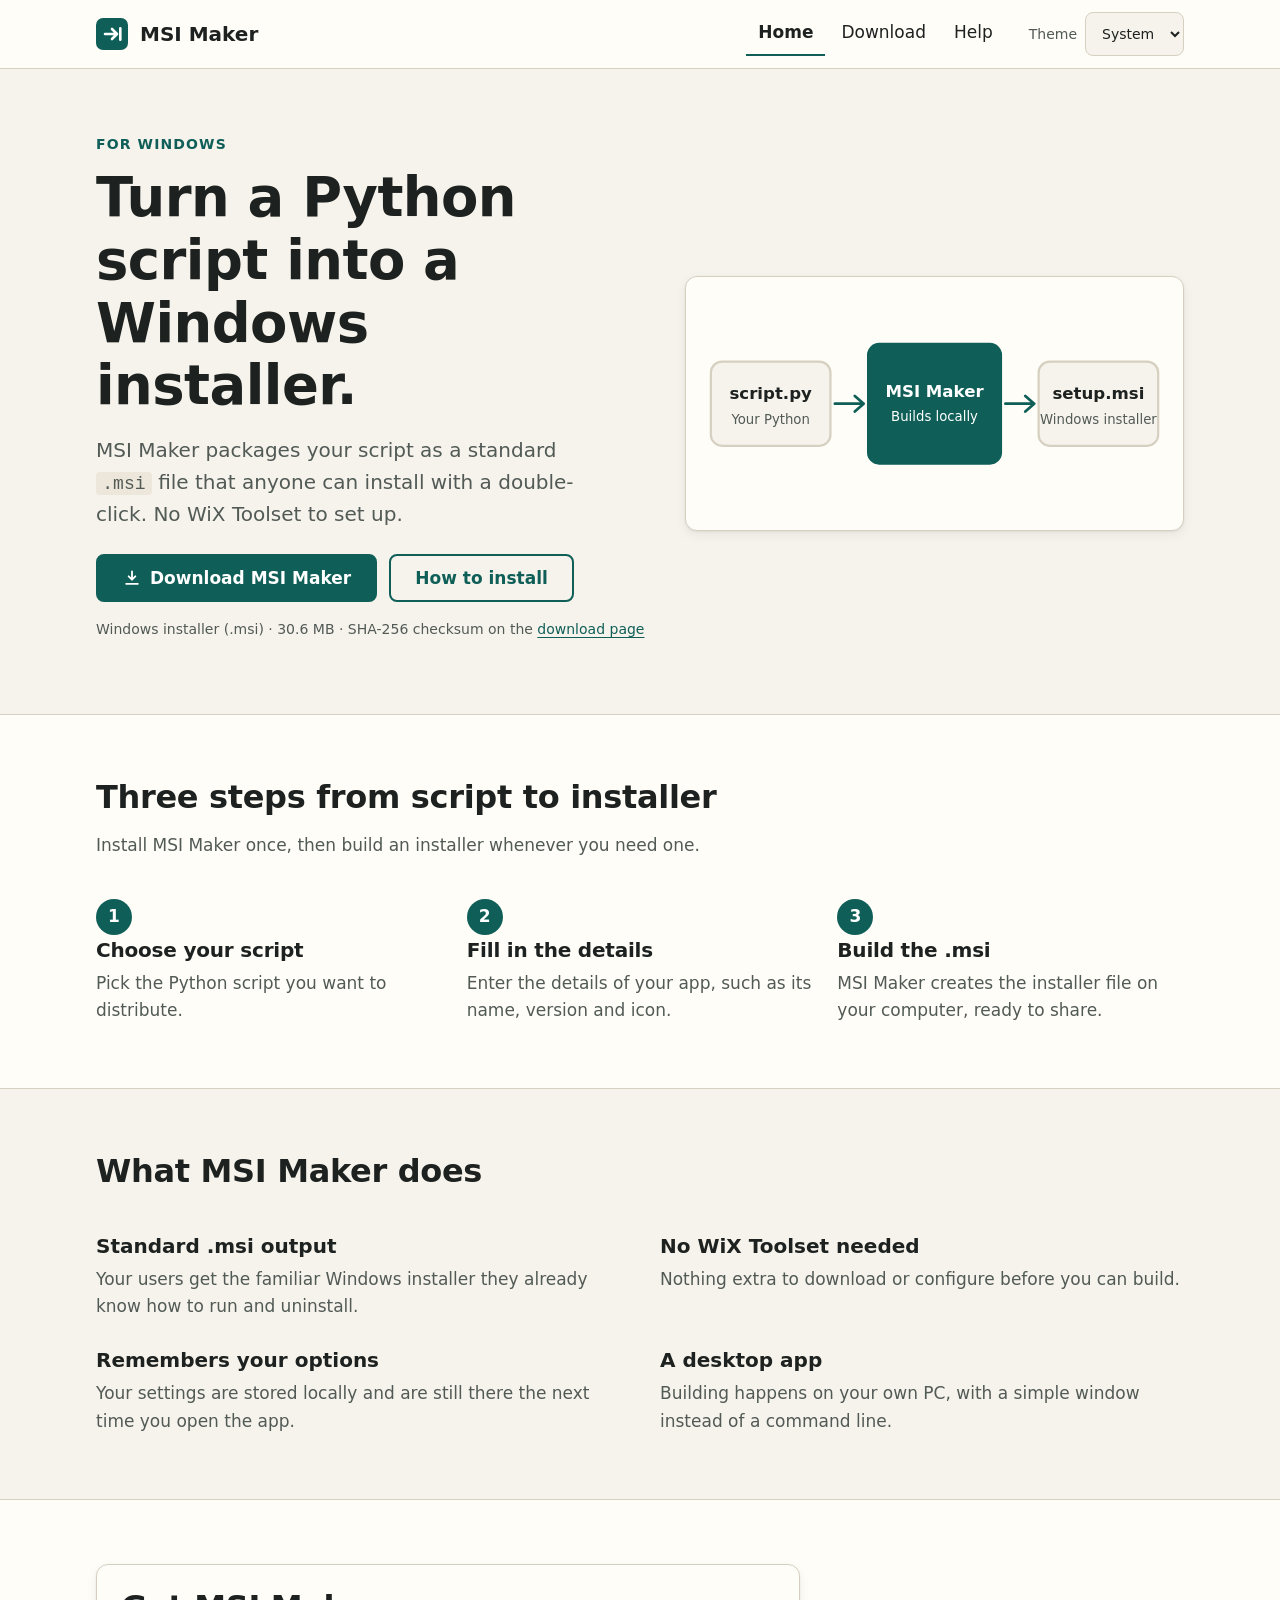
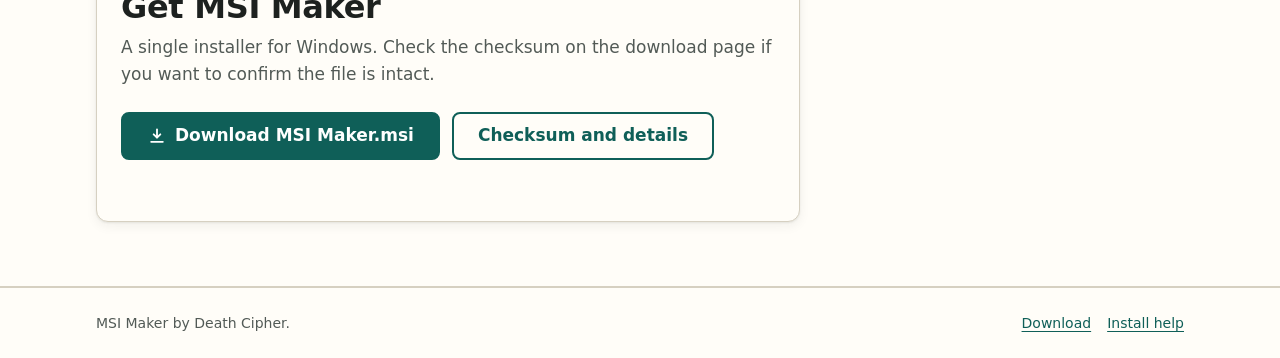
<file: index.html>
<!DOCTYPE html>
<html lang="en">
<head>
  <meta charset="utf-8">
  <meta name="viewport" content="width=device-width, initial-scale=1">
  <title>MSI Maker: turn a Python script into a Windows installer</title>
  <meta name="description" content="Download MSI Maker, a Windows app that turns a Python script into a standard .msi installer. No WiX Toolset needed.">
  <meta name="color-scheme" content="light dark">
  <meta property="og:type" content="website">
  <meta property="og:title" content="MSI Maker: turn a Python script into a Windows installer">
  <meta property="og:description" content="Download MSI Maker, a Windows app that turns a Python script into a standard .msi installer. No WiX Toolset needed.">
  <meta name="twitter:card" content="summary">
  <link rel="icon" href="assets/images/favicon.svg" type="image/svg+xml">
  <link rel="stylesheet" href="assets/css/norrvik.css">
  <link rel="stylesheet" href="assets/css/style.css">
  <link rel="stylesheet" href="assets/css/components.css">
  <link rel="stylesheet" href="assets/css/responsive.css">
  <script src="assets/javascript/theme.js"></script>
  <script src="assets/javascript/main.js" defer></script>
  <script type="application/ld+json">
  {"@context":"https://schema.org","@type":"SoftwareApplication","name":"MSI Maker","description":"A Windows desktop app that turns a Python script into an .msi installer, without the WiX Toolset.","applicationCategory":"DeveloperApplication","operatingSystem":"Windows","author":{"@type":"Person","name":"Death Cipher"}}
  </script>
</head>
<body>
  <a class="skip-link" href="#main">Skip to main content</a>
  <header class="site-header">
    <div class="container site-header__inner">
      <a class="brand" href="index.html"><svg viewBox="0 0 32 32" aria-hidden="true" focusable="false"><rect width="32" height="32" rx="7" fill="var(--accent)"/><path d="M9 16h11m-4-5 5 5-5 5" fill="none" stroke="var(--on-accent)" stroke-width="2.6" stroke-linecap="round" stroke-linejoin="round"/><rect x="23" y="9" width="2.6" height="14" rx="1.3" fill="var(--on-accent)"/></svg><span>MSI Maker</span></a>
      <nav aria-label="Main"><ul class="nav-list"><li><a href="index.html" aria-current="page">Home</a></li><li><a href="pages/download.html">Download</a></li><li><a href="pages/help.html">Help</a></li></ul></nav>
      <div class="theme-switch">
        <label for="theme-select">Theme</label>
        <select id="theme-select">
          <option value="system">System</option>
          <option value="light">Light</option>
          <option value="dark">Dark</option>
        </select>
      </div>
    </div>
  </header>
  <main id="main">
    <section class="hero">
      <div class="container hero__grid">
        <div>
          <p class="eyebrow">For Windows</p>
          <h1>Turn a Python script into a Windows installer.</h1>
          <p class="hero__lede">MSI Maker packages your script as a standard <code>.msi</code> file that anyone can install with a double-click. No WiX Toolset to set up.</p>
          <div class="btn-row">
            <a class="btn btn--primary" href="assets/downloads/MSI Maker.msi" download data-download data-status="#dl-status"><svg viewBox="0 0 24 24" aria-hidden="true" focusable="false"><path d="M12 4v10m0 0-4-4m4 4 4-4M5 19h14" fill="none" stroke="currentColor" stroke-width="2.2" stroke-linecap="round" stroke-linejoin="round"/></svg><span>Download MSI Maker</span></a>
            <a class="btn btn--secondary" href="pages/help.html">How to install</a>
          </div>
          <p class="hero__meta">Windows installer (.msi) &middot; 30.6 MB &middot; SHA-256 checksum on the <a href="pages/download.html">download page</a></p>
          <p id="dl-status" class="status" role="status"></p>
        </div>
        <div class="schematic"><svg viewBox="0 0 420 200" role="img" aria-labelledby="schem-title schem-desc">
  <title id="schem-title">How MSI Maker works</title>
  <desc id="schem-desc">A Python script goes into MSI Maker, which produces a Windows installer file.</desc>
  <rect class="node" x="8" y="62" width="108" height="76" rx="10"/>
  <text class="label" x="62" y="96" text-anchor="middle">script.py</text>
  <text class="sub" x="62" y="118" text-anchor="middle">Your Python</text>
  <path class="arrow" d="M120 100h26m-8-7 8 7-8 7"/>
  <rect class="node node--main" x="150" y="46" width="120" height="108" rx="10"/>
  <text class="label label--main" x="210" y="94" text-anchor="middle">MSI Maker</text>
  <text class="sub sub--main" x="210" y="116" text-anchor="middle">Builds locally</text>
  <path class="arrow" d="M274 100h26m-8-7 8 7-8 7"/>
  <rect class="node" x="304" y="62" width="108" height="76" rx="10"/>
  <text class="label" x="358" y="96" text-anchor="middle">setup.msi</text>
  <text class="sub" x="358" y="118" text-anchor="middle">Windows installer</text>
</svg></div>
      </div>
    </section>

    <section class="section section--alt" aria-labelledby="how-title">
      <div class="container">
        <div class="section__intro">
          <h2 id="how-title">Three steps from script to installer</h2>
          <p>Install MSI Maker once, then build an installer whenever you need one.</p>
        </div>
        <ol class="steps">
          <li><h3>Choose your script</h3><p>Pick the Python script you want to distribute.</p></li>
          <li><h3>Fill in the details</h3><p>Enter the details of your app, such as its name, version and icon.</p></li>
          <li><h3>Build the .msi</h3><p>MSI Maker creates the installer file on your computer, ready to share.</p></li>
        </ol>
      </div>
    </section>

    <section class="section" aria-labelledby="features-title">
      <div class="container">
        <div class="section__intro">
          <h2 id="features-title">What MSI Maker does</h2>
        </div>
        <dl class="features">
          <div><dt>Standard .msi output</dt><dd>Your users get the familiar Windows installer they already know how to run and uninstall.</dd></div>
          <div><dt>No WiX Toolset needed</dt><dd>Nothing extra to download or configure before you can build.</dd></div>
          <div><dt>Remembers your options</dt><dd>Your settings are stored locally and are still there the next time you open the app.</dd></div>
          <div><dt>A desktop app</dt><dd>Building happens on your own PC, with a simple window instead of a command line.</dd></div>
        </dl>
      </div>
    </section>

    <section class="section section--alt" aria-labelledby="get-title">
      <div class="container">
        <div class="download-card">
          <h2 id="get-title">Get MSI Maker</h2>
          <p class="muted">A single installer for Windows. Check the checksum on the download page if you want to confirm the file is intact.</p>
          <div class="btn-row">
            <a class="btn btn--primary" href="assets/downloads/MSI Maker.msi" download data-download data-status="#dl-status-2"><svg viewBox="0 0 24 24" aria-hidden="true" focusable="false"><path d="M12 4v10m0 0-4-4m4 4 4-4M5 19h14" fill="none" stroke="currentColor" stroke-width="2.2" stroke-linecap="round" stroke-linejoin="round"/></svg><span>Download MSI Maker.msi</span></a>
            <a class="btn btn--secondary" href="pages/download.html">Checksum and details</a>
          </div>
          <p id="dl-status-2" class="status" role="status"></p>
        </div>
      </div>
    </section>

  </main>
  <footer class="site-footer">
    <div class="container site-footer__inner">
      <p>MSI Maker by Death Cipher.</p>
      <ul>
        <li><a href="pages/download.html">Download</a></li>
        <li><a href="pages/help.html">Install help</a></li>
      </ul>
    </div>
  </footer>
</body>
</html>
</file>
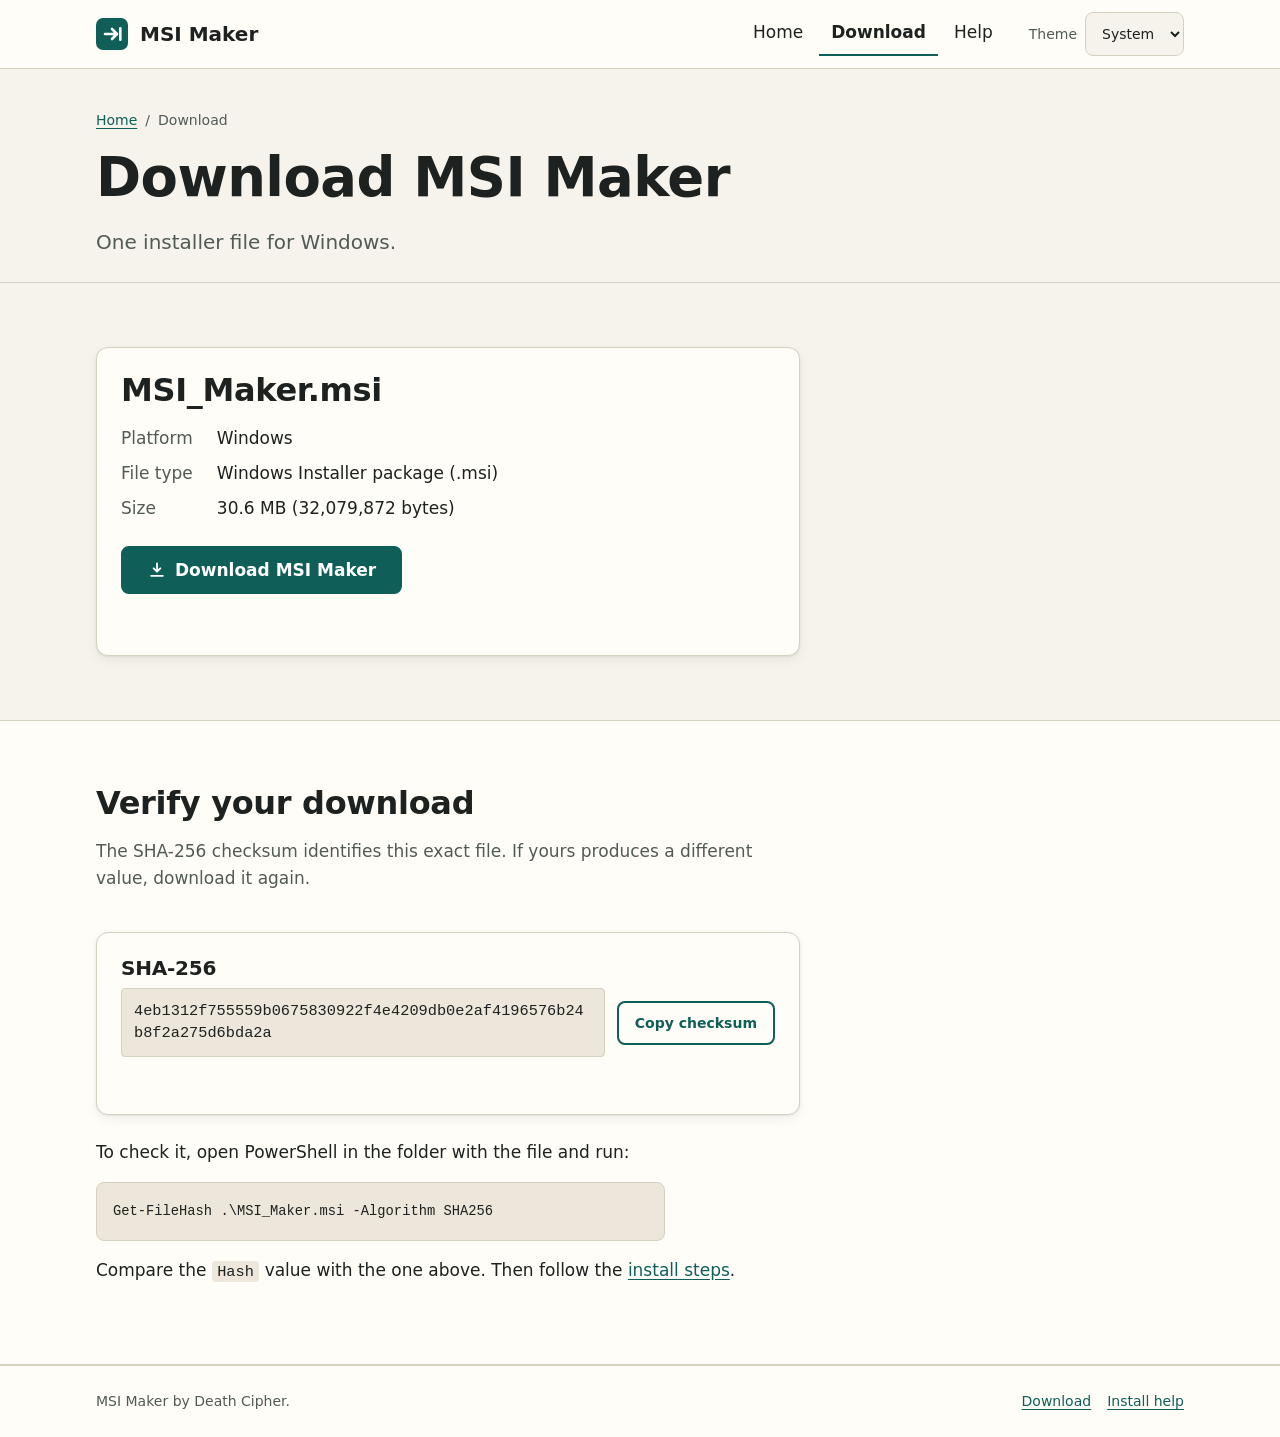
<file: pages/download.html>
<!DOCTYPE html>
<html lang="en">
<head>
  <meta charset="utf-8">
  <meta name="viewport" content="width=device-width, initial-scale=1">
  <title>Download MSI Maker for Windows</title>
  <meta name="description" content="Download the MSI Maker installer for Windows, with its SHA-256 checksum and file size.">
  <meta name="color-scheme" content="light dark">
  <meta property="og:type" content="website">
  <meta property="og:title" content="Download MSI Maker for Windows">
  <meta property="og:description" content="Download the MSI Maker installer for Windows, with its SHA-256 checksum and file size.">
  <meta name="twitter:card" content="summary">
  <link rel="icon" href="../assets/images/favicon.svg" type="image/svg+xml">
  <link rel="stylesheet" href="../assets/css/norrvik.css">
  <link rel="stylesheet" href="../assets/css/style.css">
  <link rel="stylesheet" href="../assets/css/components.css">
  <link rel="stylesheet" href="../assets/css/responsive.css">
  <script src="../assets/javascript/theme.js"></script>
  <script src="../assets/javascript/main.js" defer></script>
</head>
<body>
  <a class="skip-link" href="#main">Skip to main content</a>
  <header class="site-header">
    <div class="container site-header__inner">
      <a class="brand" href="../index.html"><svg viewBox="0 0 32 32" aria-hidden="true" focusable="false"><rect width="32" height="32" rx="7" fill="var(--accent)"/><path d="M9 16h11m-4-5 5 5-5 5" fill="none" stroke="var(--on-accent)" stroke-width="2.6" stroke-linecap="round" stroke-linejoin="round"/><rect x="23" y="9" width="2.6" height="14" rx="1.3" fill="var(--on-accent)"/></svg><span>MSI Maker</span></a>
      <nav aria-label="Main"><ul class="nav-list"><li><a href="../index.html">Home</a></li><li><a href="download.html" aria-current="page">Download</a></li><li><a href="help.html">Help</a></li></ul></nav>
      <div class="theme-switch">
        <label for="theme-select">Theme</label>
        <select id="theme-select">
          <option value="system">System</option>
          <option value="light">Light</option>
          <option value="dark">Dark</option>
        </select>
      </div>
    </div>
  </header>
  <main id="main">
    <div class="page-header">
      <div class="container">
        <nav class="breadcrumbs" aria-label="Breadcrumb"><ol><li><a href="../index.html">Home</a></li><li aria-current="page">Download</li></ol></nav>
        <h1>Download MSI Maker</h1>
        <p>One installer file for Windows.</p>
      </div>
    </div>
    <section class="section">
      <div class="container">
        <div class="download-card">
          <h2>MSI_Maker.msi</h2>
          <dl class="spec-list">
            <dt>Platform</dt><dd>Windows</dd>
            <dt>File type</dt><dd>Windows Installer package (.msi)</dd>
            <dt>Size</dt><dd>30.6 MB (32,079,872 bytes)</dd>
          </dl>
          <div class="btn-row"><a class="btn btn--primary" href="../assets/downloads/MSI_Maker.msi" download data-download data-status="#dl-status"><svg viewBox="0 0 24 24" aria-hidden="true" focusable="false"><path d="M12 4v10m0 0-4-4m4 4 4-4M5 19h14" fill="none" stroke="currentColor" stroke-width="2.2" stroke-linecap="round" stroke-linejoin="round"/></svg><span>Download MSI Maker</span></a></div>
          <p id="dl-status" class="status" role="status"></p>
        </div>
      </div>
    </section>

    <section class="section section--alt" aria-labelledby="verify-title">
      <div class="container">
        <div class="section__intro">
          <h2 id="verify-title">Verify your download</h2>
          <p>The SHA-256 checksum identifies this exact file. If yours produces a different value, download it again.</p>
        </div>
        <div class="download-card">
          <h3>SHA-256</h3>
          <div class="checksum">
            <code id="sha">4eb1312f755559b0675830922f4e4209db0e2af4196576b24b8f2a275d6bda2a</code>
            <button type="button" class="btn btn--secondary btn--small" data-copy="#sha" data-status="#copy-status">Copy checksum</button>
          </div>
          <p id="copy-status" class="status" role="status"></p>
        </div>
        <p class="prose" style="margin-top: var(--space-5)">To check it, open PowerShell in the folder with the file and run:</p>
        <pre class="code-block"><code>Get-FileHash .\MSI_Maker.msi -Algorithm SHA256</code></pre>
        <p class="prose">Compare the <code>Hash</code> value with the one above. Then follow the <a href="help.html">install steps</a>.</p>
      </div>
    </section>

  </main>
  <footer class="site-footer">
    <div class="container site-footer__inner">
      <p>MSI Maker by Death Cipher.</p>
      <ul>
        <li><a href="download.html">Download</a></li>
        <li><a href="help.html">Install help</a></li>
      </ul>
    </div>
  </footer>
</body>
</html>
</file>
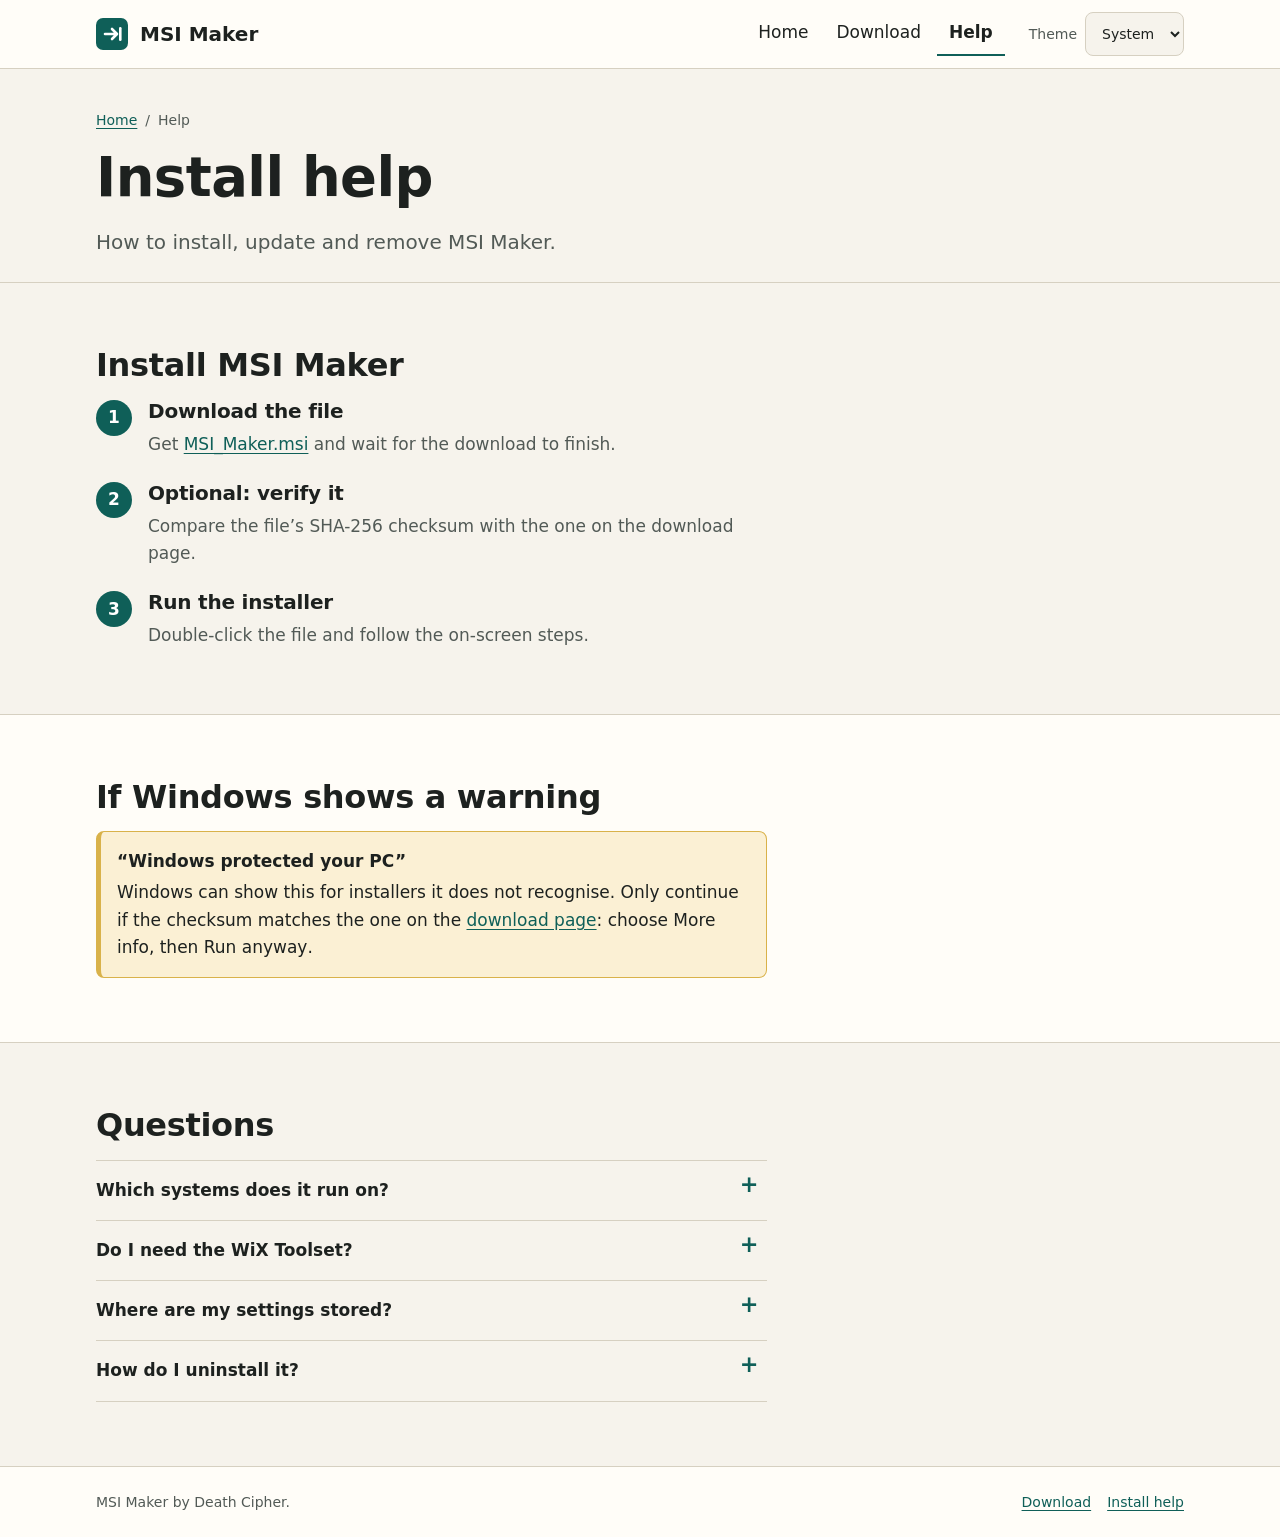
<file: pages/help.html>
<!DOCTYPE html>
<html lang="en">
<head>
  <meta charset="utf-8">
  <meta name="viewport" content="width=device-width, initial-scale=1">
  <title>Install help for MSI Maker</title>
  <meta name="description" content="How to install, verify and uninstall MSI Maker on Windows, and what to do if Windows shows a warning.">
  <meta name="color-scheme" content="light dark">
  <meta property="og:type" content="website">
  <meta property="og:title" content="Install help for MSI Maker">
  <meta property="og:description" content="How to install, verify and uninstall MSI Maker on Windows, and what to do if Windows shows a warning.">
  <meta name="twitter:card" content="summary">
  <link rel="icon" href="../assets/images/favicon.svg" type="image/svg+xml">
  <link rel="stylesheet" href="../assets/css/norrvik.css">
  <link rel="stylesheet" href="../assets/css/style.css">
  <link rel="stylesheet" href="../assets/css/components.css">
  <link rel="stylesheet" href="../assets/css/responsive.css">
  <script src="../assets/javascript/theme.js"></script>
  <script src="../assets/javascript/main.js" defer></script>
</head>
<body>
  <a class="skip-link" href="#main">Skip to main content</a>
  <header class="site-header">
    <div class="container site-header__inner">
      <a class="brand" href="../index.html"><svg viewBox="0 0 32 32" aria-hidden="true" focusable="false"><rect width="32" height="32" rx="7" fill="var(--accent)"/><path d="M9 16h11m-4-5 5 5-5 5" fill="none" stroke="var(--on-accent)" stroke-width="2.6" stroke-linecap="round" stroke-linejoin="round"/><rect x="23" y="9" width="2.6" height="14" rx="1.3" fill="var(--on-accent)"/></svg><span>MSI Maker</span></a>
      <nav aria-label="Main"><ul class="nav-list"><li><a href="../index.html">Home</a></li><li><a href="download.html">Download</a></li><li><a href="help.html" aria-current="page">Help</a></li></ul></nav>
      <div class="theme-switch">
        <label for="theme-select">Theme</label>
        <select id="theme-select">
          <option value="system">System</option>
          <option value="light">Light</option>
          <option value="dark">Dark</option>
        </select>
      </div>
    </div>
  </header>
  <main id="main">
    <div class="page-header">
      <div class="container">
        <nav class="breadcrumbs" aria-label="Breadcrumb"><ol><li><a href="../index.html">Home</a></li><li aria-current="page">Help</li></ol></nav>
        <h1>Install help</h1>
        <p>How to install, update and remove MSI Maker.</p>
      </div>
    </div>
    <section class="section" aria-labelledby="install-title">
      <div class="container">
        <h2 id="install-title">Install MSI Maker</h2>
        <ol class="steps steps--stacked">
          <li><h3>Download the file</h3><p>Get <a href="download.html">MSI_Maker.msi</a> and wait for the download to finish.</p></li>
          <li><h3>Optional: verify it</h3><p>Compare the file’s SHA-256 checksum with the one on the download page.</p></li>
          <li><h3>Run the installer</h3><p>Double-click the file and follow the on-screen steps.</p></li>
        </ol>
      </div>
    </section>

    <section class="section section--alt" aria-labelledby="warn-title">
      <div class="container">
        <h2 id="warn-title">If Windows shows a warning</h2>
        <div class="notice">
          <strong>“Windows protected your PC”</strong>
          <p>Windows can show this for installers it does not recognise. Only continue if the checksum matches the one on the <a href="download.html">download page</a>: choose <em>More info</em>, then <em>Run anyway</em>.</p>
        </div>
      </div>
    </section>

    <section class="section" aria-labelledby="faq-title">
      <div class="container">
        <h2 id="faq-title">Questions</h2>
        <div class="faq">
          <details><summary>Which systems does it run on?</summary><div><p>MSI Maker is a Windows app and the .msi format is a Windows installer format. It is not for macOS or Linux.</p></div></details>
          <details><summary>Do I need the WiX Toolset?</summary><div><p>No. MSI Maker does not need WiX.</p></div></details>
          <details><summary>Where are my settings stored?</summary><div><p>Locally on your computer, so they are still there the next time you open the app.</p></div></details>
          <details><summary>How do I uninstall it?</summary><div><p>Open Windows Settings, go to Apps, find MSI Maker in the list and choose Uninstall.</p></div></details>
        </div>
      </div>
    </section>

  </main>
  <footer class="site-footer">
    <div class="container site-footer__inner">
      <p>MSI Maker by Death Cipher.</p>
      <ul>
        <li><a href="download.html">Download</a></li>
        <li><a href="help.html">Install help</a></li>
      </ul>
    </div>
  </footer>
</body>
</html>
</file>
<file: assets/css/norrvik.css>
/* Norrvik: centrally hosted on GitHub
   Regular, Bold, Italic, Bold Italic.
   Weights 500 map to Regular, 600 and above to Bold. */

@font-face {
  font-family: "Norrvik";
  src: url("https://deathcipher.github.io/Website-Fonts/Norrvik-Regular.woff2") format("woff2");
  font-weight: 400 500;
  font-style: normal;
  font-display: swap;
}

@font-face {
  font-family: "Norrvik";
  src: url("https://deathcipher.github.io/Website-Fonts/Norrvik-Bold.woff2") format("woff2");
  font-weight: 600 900;
  font-style: normal;
  font-display: swap;
}

@font-face {
  font-family: "Norrvik";
  src: url("https://deathcipher.github.io/Website-Fonts/Norrvik-Italic.woff2") format("woff2");
  font-weight: 400 500;
  font-style: italic;
  font-display: swap;
}

@font-face {
  font-family: "Norrvik";
  src: url("https://deathcipher.github.io/Website-Fonts/Norrvik-BoldItalic.woff2") format("woff2");
  font-weight: 600 900;
  font-style: italic;
  font-display: swap;
}

html {
  font-synthesis: none;
}
</file>
<file: assets/css/style.css>
/* style.css — design tokens, base styles and layout.
   Fonts are registered separately in norrvik.css. */

:root {
  color-scheme: light;
  --font-sans: "Norrvik", "Segoe UI", system-ui, sans-serif;
  --font-mono: ui-monospace, "Cascadia Mono", Consolas, monospace;

  --bg: #f6f3ec;
  --surface: #fffdf8;
  --surface-sunken: #ece7da;
  --text: #1d211f;
  --text-muted: #525a56;
  --border: #d6d0c1;
  --accent: #0f5f58;
  --accent-hover: #0b4a45;
  --on-accent: #ffffff;
  --focus: #0f5f58;
  --success: #17653a;
  --warning-bg: #fbf0d4;
  --warning-border: #d9b24a;

  --fs-sm: 0.875rem;
  --fs-base: 1.0625rem;
  --fs-lg: 1.25rem;
  --fs-h3: 1.25rem;
  --fs-h2: clamp(1.5rem, 1.2rem + 1.2vw, 2rem);
  --fs-h1: clamp(2.1rem, 1.5rem + 2.6vw, 3.4rem);

  --space-1: 0.25rem;
  --space-2: 0.5rem;
  --space-3: 0.75rem;
  --space-4: 1rem;
  --space-5: 1.5rem;
  --space-6: 2.5rem;
  --space-7: 4rem;
  --space-8: 6rem;

  --radius: 8px;
  --radius-lg: 12px;
  --shadow: 0 1px 2px rgb(29 33 31 / 0.08), 0 4px 12px rgb(29 33 31 / 0.06);
  --container: 68rem;
  --measure: 62ch;
}

@media (prefers-color-scheme: dark) {
  :root:not([data-theme="light"]) {
    color-scheme: dark;
    --bg: #121614;
    --surface: #1a201d;
    --surface-sunken: #0d100f;
    --text: #ecefea;
    --text-muted: #a7b0aa;
    --border: #2f3934;
    --accent: #5fc9bb;
    --accent-hover: #86dacf;
    --on-accent: #0b1512;
    --focus: #86dacf;
    --success: #6fd49a;
    --warning-bg: #2a2410;
    --warning-border: #8a6f1f;
    --shadow: 0 1px 2px rgb(0 0 0 / 0.4);
  }
}

:root[data-theme="dark"] {
  color-scheme: dark;
  --bg: #121614;
  --surface: #1a201d;
  --surface-sunken: #0d100f;
  --text: #ecefea;
  --text-muted: #a7b0aa;
  --border: #2f3934;
  --accent: #5fc9bb;
  --accent-hover: #86dacf;
  --on-accent: #0b1512;
  --focus: #86dacf;
  --success: #6fd49a;
  --warning-bg: #2a2410;
  --warning-border: #8a6f1f;
  --shadow: 0 1px 2px rgb(0 0 0 / 0.4);
}

*, *::before, *::after { box-sizing: border-box; }

html { -webkit-text-size-adjust: 100%; scroll-padding-top: 5rem; }

body {
  margin: 0;
  min-height: 100vh;
  display: flex;
  flex-direction: column;
  background: var(--bg);
  color: var(--text);
  font-family: var(--font-sans);
  font-size: var(--fs-base);
  line-height: 1.6;
}

main { flex: 1; }

h1, h2, h3 { line-height: 1.15; margin: 0 0 var(--space-4); letter-spacing: -0.01em; }
h1 { font-size: var(--fs-h1); font-weight: 700; }
h2 { font-size: var(--fs-h2); font-weight: 700; }
h3 { font-size: var(--fs-h3); font-weight: 700; }
p { margin: 0 0 var(--space-4); }
a { color: var(--accent); text-underline-offset: 0.2em; }
a:hover { color: var(--accent-hover); }
img, svg { max-width: 100%; height: auto; }
code, kbd, pre { font-family: var(--font-mono); font-size: 0.9em; }
code { background: var(--surface-sunken); padding: 0.1em 0.35em; border-radius: 4px; }

:focus-visible { outline: 3px solid var(--focus); outline-offset: 3px; border-radius: 4px; }

.container { width: min(100% - 2.5rem, var(--container)); margin-inline: auto; }
.section { padding-block: var(--space-7); }
.section--alt { background: var(--surface); border-block: 1px solid var(--border); }
.section__intro { max-width: var(--measure); margin-bottom: var(--space-6); color: var(--text-muted); }
.section__intro h2 { color: var(--text); }
.prose { max-width: var(--measure); }
.muted { color: var(--text-muted); }
.eyebrow { font-size: var(--fs-sm); font-weight: 700; letter-spacing: 0.08em; text-transform: uppercase; color: var(--accent); margin-bottom: var(--space-3); }

.visually-hidden {
  position: absolute !important; width: 1px; height: 1px; margin: -1px; padding: 0;
  overflow: hidden; clip: rect(0 0 0 0); white-space: nowrap; border: 0;
}

.skip-link {
  position: absolute; left: var(--space-4); top: -4rem; z-index: 100;
  background: var(--accent); color: var(--on-accent); padding: var(--space-3) var(--space-4);
  border-radius: var(--radius); text-decoration: none; font-weight: 700;
}
.skip-link:focus { top: var(--space-4); color: var(--on-accent); }

@media (prefers-reduced-motion: reduce) {
  *, *::before, *::after { animation-duration: 0.01ms !important; transition-duration: 0.01ms !important; scroll-behavior: auto !important; }
}
</file>
<file: assets/css/components.css>
/* components.css — reusable UI components. */

/* Header */
.site-header { background: var(--surface); border-bottom: 1px solid var(--border); position: sticky; top: 0; z-index: 50; }
.site-header__inner { display: flex; flex-wrap: wrap; align-items: center; gap: var(--space-3) var(--space-5); padding-block: var(--space-3); }
.brand { display: inline-flex; align-items: center; gap: var(--space-3); font-weight: 700; font-size: var(--fs-lg); color: var(--text); text-decoration: none; margin-right: auto; }
.brand:hover { color: var(--text); }
.brand svg { width: 2rem; height: 2rem; flex: none; }
.nav-list { display: flex; gap: var(--space-1); list-style: none; margin: 0; padding: 0; }
.nav-list a { display: inline-flex; align-items: center; min-height: 2.75rem; padding: 0 var(--space-3); color: var(--text); text-decoration: none; border-bottom: 2px solid transparent; }
.nav-list a:hover { border-bottom-color: var(--border); color: var(--text); }
.nav-list a[aria-current="page"] { border-bottom-color: var(--accent); font-weight: 700; }

.theme-switch { display: inline-flex; align-items: center; gap: var(--space-2); font-size: var(--fs-sm); color: var(--text-muted); }
.theme-switch select {
  font: inherit; color: var(--text); background: var(--bg); border: 1px solid var(--border);
  border-radius: var(--radius); min-height: 2.75rem; padding: 0 var(--space-3);
}

/* Buttons */
.btn {
  display: inline-flex; align-items: center; justify-content: center; gap: var(--space-2);
  min-height: 3rem; padding: 0 var(--space-5); font: inherit; font-weight: 700; line-height: 1;
  border: 2px solid var(--accent); border-radius: var(--radius); cursor: pointer; text-decoration: none;
  transition: background-color 0.15s, color 0.15s, border-color 0.15s;
}
.btn--primary { background: var(--accent); color: var(--on-accent); }
.btn--primary:hover { background: var(--accent-hover); border-color: var(--accent-hover); color: var(--on-accent); }
.btn--secondary { background: transparent; color: var(--accent); }
.btn--secondary:hover { background: var(--surface-sunken); color: var(--accent-hover); }
.btn:active { transform: translateY(1px); }
.btn[disabled], .btn[aria-disabled="true"] { opacity: 0.55; cursor: not-allowed; }
.btn svg { width: 1.25rem; height: 1.25rem; flex: none; }
.btn-row { display: flex; flex-wrap: wrap; gap: var(--space-3); margin-block: var(--space-5) var(--space-4); }
.btn--small { min-height: 2.75rem; padding: 0 var(--space-4); font-size: var(--fs-sm); }

/* Hero */
.hero { padding-block: var(--space-7) var(--space-6); }
.hero__grid { display: grid; grid-template-columns: minmax(0, 1.1fr) minmax(0, 1fr); gap: var(--space-6); align-items: center; }
.hero__lede { font-size: var(--fs-lg); color: var(--text-muted); max-width: 40ch; }
.hero__meta { font-size: var(--fs-sm); color: var(--text-muted); margin: 0; }
.schematic { background: var(--surface); border: 1px solid var(--border); border-radius: var(--radius-lg); padding: var(--space-4); box-shadow: var(--shadow); }
.schematic svg { display: block; width: 100%; }
.schematic .node { fill: var(--bg); stroke: var(--border); stroke-width: 2; }
.schematic .node--main { fill: var(--accent); stroke: var(--accent); }
.schematic .label { fill: var(--text); font-size: 15px; font-weight: 700; }
.schematic .label--main { fill: var(--on-accent); }
.schematic .sub { fill: var(--text-muted); font-size: 12px; }
.schematic .sub--main { fill: var(--on-accent); }
.schematic .arrow { stroke: var(--accent); stroke-width: 2.5; fill: none; stroke-linecap: round; stroke-linejoin: round; }

/* Steps */
.steps { list-style: none; counter-reset: step; margin: 0; padding: 0; display: grid; grid-template-columns: repeat(3, minmax(0, 1fr)); gap: var(--space-5); }
.steps--stacked { grid-template-columns: minmax(0, 1fr); max-width: var(--measure); }
.steps li { counter-increment: step; position: relative; padding-top: var(--space-6); }
.steps li::before {
  content: counter(step); position: absolute; top: 0; left: 0; width: 2.25rem; height: 2.25rem;
  display: grid; place-items: center; border-radius: 50%; background: var(--accent); color: var(--on-accent); font-weight: 700;
}
.steps--stacked li { padding-top: 0; padding-left: 3.25rem; }
.steps h3 { margin-bottom: var(--space-2); }
.steps p { margin: 0; color: var(--text-muted); }

/* Feature list */
.features { display: grid; grid-template-columns: repeat(2, minmax(0, 1fr)); gap: var(--space-5) var(--space-6); margin: 0; }
.features dt { font-weight: 700; font-size: var(--fs-h3); margin-bottom: var(--space-1); }
.features dd { margin: 0; color: var(--text-muted); }

/* Download card */
.download-card { background: var(--surface); border: 1px solid var(--border); border-radius: var(--radius-lg); box-shadow: var(--shadow); padding: var(--space-5); max-width: 44rem; }
.download-card h2, .download-card h3 { margin-bottom: var(--space-2); }
.spec-list { display: grid; grid-template-columns: max-content 1fr; gap: var(--space-2) var(--space-5); margin: var(--space-4) 0; }
.spec-list dt { color: var(--text-muted); }
.spec-list dd { margin: 0; overflow-wrap: anywhere; }
.checksum { display: flex; flex-wrap: wrap; align-items: center; gap: var(--space-3); }
.checksum code { flex: 1 1 18rem; padding: var(--space-3); border: 1px solid var(--border); overflow-wrap: anywhere; word-break: break-all; line-height: 1.4; }
.status { min-height: 1.5em; margin: var(--space-3) 0 0; font-size: var(--fs-sm); color: var(--success); font-weight: 700; }
.status--error { color: #b3261e; }

/* Notice */
.notice { background: var(--warning-bg); border: 1px solid var(--warning-border); border-left-width: 5px; border-radius: var(--radius); padding: var(--space-4); max-width: var(--measure); }
.notice p:last-child { margin-bottom: 0; }
.notice strong { display: block; margin-bottom: var(--space-1); }

/* Code block */
.code-block { background: var(--surface-sunken); border: 1px solid var(--border); border-radius: var(--radius); padding: var(--space-4); overflow-x: auto; max-width: var(--measure); margin-bottom: var(--space-4); }
.code-block code { background: none; padding: 0; white-space: pre; }

/* FAQ */
.faq { max-width: var(--measure); border-top: 1px solid var(--border); }
.faq details { border-bottom: 1px solid var(--border); }
.faq summary { cursor: pointer; font-weight: 700; padding: var(--space-4) var(--space-6) var(--space-4) 0; list-style: none; position: relative; min-height: 2.75rem; }
.faq summary::-webkit-details-marker { display: none; }
.faq summary::after { content: "+"; position: absolute; right: var(--space-2); top: var(--space-3); font-size: 1.4rem; line-height: 1; color: var(--accent); }
.faq details[open] summary::after { content: "\2212"; }
.faq details > div { padding-bottom: var(--space-4); color: var(--text-muted); }
.faq details > div p:last-child { margin-bottom: 0; }

/* Page header + breadcrumbs */
.page-header { padding-block: var(--space-6) var(--space-5); border-bottom: 1px solid var(--border); }
.page-header p { color: var(--text-muted); max-width: var(--measure); font-size: var(--fs-lg); margin: 0; }
.breadcrumbs { font-size: var(--fs-sm); margin-bottom: var(--space-4); color: var(--text-muted); }
.breadcrumbs ol { display: flex; flex-wrap: wrap; gap: var(--space-2); list-style: none; margin: 0; padding: 0; }
.breadcrumbs li + li::before { content: "/"; margin-right: var(--space-2); }

/* Footer */
.site-footer { border-top: 1px solid var(--border); background: var(--surface); padding-block: var(--space-5); font-size: var(--fs-sm); color: var(--text-muted); }
.site-footer__inner { display: flex; flex-wrap: wrap; justify-content: space-between; gap: var(--space-3) var(--space-5); }
.site-footer ul { display: flex; flex-wrap: wrap; gap: var(--space-4); list-style: none; margin: 0; padding: 0; }
.site-footer p { margin: 0; }
</file>
<file: assets/css/responsive.css>
/* responsive.css — layout changes by viewport width. Base styles are mobile-first. */

@media (max-width: 56rem) {
  .hero { padding-block: var(--space-6) var(--space-5); }
  .hero__grid { grid-template-columns: minmax(0, 1fr); }
  .steps { grid-template-columns: minmax(0, 1fr); }
  .features { grid-template-columns: minmax(0, 1fr); }
  .section { padding-block: var(--space-6); }
}

@media (max-width: 36rem) {
  .site-header__inner { gap: var(--space-2) var(--space-4); }
  .brand { width: 100%; }
  .nav-list { flex: 1; }
  .btn-row .btn { width: 100%; }
  .spec-list { grid-template-columns: minmax(0, 1fr); gap: 0; }
  .spec-list dd { margin-bottom: var(--space-3); }
  .download-card { padding: var(--space-4); }
  .checksum .btn { width: 100%; }
}

@media (min-width: 90rem) {
  :root { --container: 74rem; }
}

@media print {
  .site-header, .site-footer, .btn, .theme-switch { display: none; }
  body { background: #fff; color: #000; }
}
</file>
